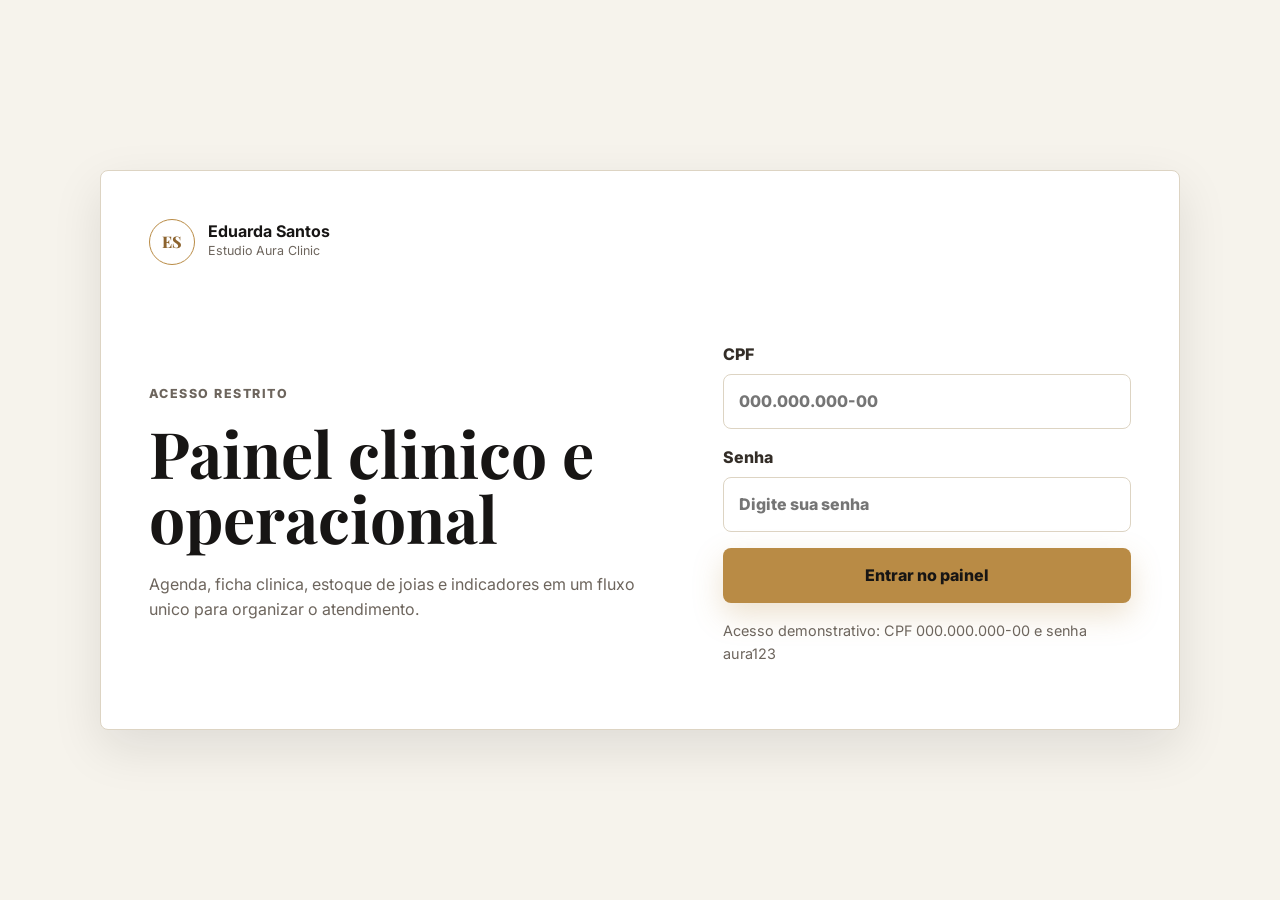
<file: admin.html>
<!DOCTYPE html>
<html lang="pt-BR">
  <head>
    <meta charset="UTF-8" />
    <meta name="viewport" content="width=device-width, initial-scale=1.0" />
    <meta
      name="description"
      content="Painel administrativo do Estudio Aura Clinic para agenda clinica, estoque de joias e acompanhamento de atendimentos."
    />
    <title>Painel Clinico | Estudio Aura Clinic</title>
    <link rel="preconnect" href="https://fonts.googleapis.com" />
    <link rel="preconnect" href="https://fonts.gstatic.com" crossorigin />
    <link
      href="https://fonts.googleapis.com/css2?family=Inter:wght@400;500;600;700;800&family=Playfair+Display:wght@700;800&display=swap"
      rel="stylesheet"
    />
    <link rel="stylesheet" href="styles.css" />
    <link rel="stylesheet" href="admin.css" />
  </head>
  <body class="admin-body">
    <main class="admin-shell">
      <section class="login-view" data-login-view>
        <div class="login-card">
          <a class="brand login-brand" href="index.html" aria-label="Voltar para o site">
            <span class="brand-mark">ES</span>
            <span>
              <strong>Eduarda Santos</strong>
              <small>Estudio Aura Clinic</small>
            </span>
          </a>

          <div class="login-copy">
            <p class="eyebrow">Acesso restrito</p>
            <h1>Painel clinico e operacional</h1>
            <p>
              Agenda, ficha clinica, estoque de joias e indicadores em um fluxo unico para organizar o atendimento.
            </p>
          </div>

          <form class="login-form" data-login-form>
            <label>
              CPF
              <input type="text" name="cpf" inputmode="numeric" autocomplete="username" placeholder="000.000.000-00" required />
            </label>
            <label>
              Senha
              <input type="password" name="password" autocomplete="current-password" placeholder="Digite sua senha" required />
            </label>
            <button class="btn btn-primary" type="submit">Entrar no painel</button>
            <p class="login-hint">Acesso demonstrativo: CPF 000.000.000-00 e senha aura123</p>
            <p class="form-message" data-login-message role="status"></p>
          </form>
        </div>
      </section>

      <section class="dashboard-view is-hidden" data-dashboard-view>
        <aside class="admin-sidebar">
          <a class="brand" href="index.html" aria-label="Voltar para o site">
            <span class="brand-mark">ES</span>
            <span>
              <strong>Aura Clinic</strong>
              <small>Painel interno</small>
            </span>
          </a>
          <nav class="admin-nav" aria-label="Navegacao do painel">
            <a href="#visao-geral">Visao geral</a>
            <a href="#agenda-clinica">Agenda clinica</a>
            <a href="#estoque">Estoque</a>
            <a href="#estrategia">Estrategia</a>
          </nav>
          <button class="btn btn-secondary" type="button" data-logout>Sair</button>
        </aside>

        <div class="admin-content">
          <header class="admin-topbar">
            <div>
              <p class="eyebrow">Gestao integrada</p>
              <h1>Agenda clinica com estoque conectado</h1>
            </div>
            <a class="btn btn-primary" href="https://wa.me/5577998632417" target="_blank" rel="noopener">WhatsApp</a>
          </header>

          <section class="metric-grid" id="visao-geral" data-metrics></section>

          <section class="panel-grid">
            <article class="admin-panel agenda-panel" id="agenda-clinica">
              <div class="panel-heading">
                <div>
                  <p class="eyebrow">Agenda clinica</p>
                  <h2>Novo atendimento</h2>
                </div>
                <span class="status-pill">Ficha + estoque</span>
              </div>

              <form class="appointment-form" data-appointment-form>
                <div class="form-grid">
                  <label>
                    Cliente
                    <input type="text" name="client" placeholder="Nome completo" required />
                  </label>
                  <label>
                    CPF do cliente
                    <input type="text" name="clientCpf" inputmode="numeric" placeholder="000.000.000-00" />
                  </label>
                  <label>
                    Data
                    <input type="date" name="date" required />
                  </label>
                  <label>
                    Hora
                    <input type="time" name="time" required />
                  </label>
                  <label>
                    Procedimento
                    <select name="procedure" required>
                      <option value="">Selecione</option>
                      <option>Perfuração de orelha</option>
                      <option>Perfuração nasal</option>
                      <option>Perfuração corporal</option>
                      <option>Troca de joia</option>
                      <option>Spa de joias</option>
                      <option>Retorno de cicatrização</option>
                    </select>
                  </label>
                  <label>
                    Regiao/anatomia
                    <input type="text" name="area" placeholder="Ex.: conch, nostril, umbigo" required />
                  </label>
                  <label>
                    Joia vinculada ao estoque
                    <select name="stockItem" data-stock-select required></select>
                  </label>
                  <label>
                    Quantidade
                    <input type="number" name="quantity" min="1" value="1" required />
                  </label>
                  <label>
                    Status
                    <select name="status" required>
                      <option>Agendado</option>
                      <option>Confirmado</option>
                      <option>Em acompanhamento</option>
                      <option>Concluido</option>
                    </select>
                  </label>
                  <label>
                    Retorno previsto
                    <input type="date" name="followUp" />
                  </label>
                </div>

                <fieldset class="clinical-box">
                  <legend>Quesitos clinicos</legend>
                  <div class="check-grid">
                    <label><input type="checkbox" name="consent" /> Termo de consentimento assinado</label>
                    <label><input type="checkbox" name="allergy" /> Relata alergia</label>
                    <label><input type="checkbox" name="medication" /> Usa medicamento continuo</label>
                    <label><input type="checkbox" name="diabetes" /> Diabetes ou alteracao glicemica</label>
                    <label><input type="checkbox" name="pregnancy" /> Gestante ou lactante</label>
                    <label><input type="checkbox" name="keloid" /> Historico de queloide</label>
                    <label><input type="checkbox" name="infection" /> Sinais de irritacao/infeccao local</label>
                    <label><input type="checkbox" name="aftercare" /> Orientacoes pos-procedimento entregues</label>
                  </div>
                  <label>
                    Observacoes clinicas
                    <textarea name="notes" rows="4" placeholder="Registre anatomia, restricoes, lote da joia, intercorrencias e combinados."></textarea>
                  </label>
                </fieldset>

                <div class="form-actions">
                  <button class="btn btn-primary" type="submit">Salvar atendimento</button>
                  <button class="btn btn-secondary" type="reset">Limpar</button>
                </div>
                <p class="form-message" data-appointment-message role="status"></p>
              </form>
            </article>

            <article class="admin-panel">
              <div class="panel-heading">
                <div>
                  <p class="eyebrow">Linha do tempo</p>
                  <h2>Proximos horarios</h2>
                </div>
              </div>
              <div class="appointment-list" data-appointment-list></div>
            </article>
          </section>

          <section class="panel-grid inventory-section" id="estoque">
            <article class="admin-panel">
              <div class="panel-heading">
                <div>
                  <p class="eyebrow">Estoque</p>
                  <h2>Entrada rapida</h2>
                </div>
              </div>
              <form class="stock-form" data-stock-form>
                <label>
                  Produto
                  <input type="text" name="name" placeholder="Ex.: Labret flat back" required />
                </label>
                <label>
                  Categoria
                  <select name="category" required>
                    <option>Titanio</option>
                    <option>Ouro</option>
                    <option>Zirconia</option>
                    <option>Basicas</option>
                    <option>Premium</option>
                    <option>Insumos</option>
                  </select>
                </label>
                <div class="form-grid compact">
                  <label>
                    Quantidade
                    <input type="number" name="quantity" min="0" value="1" required />
                  </label>
                  <label>
                    Minimo
                    <input type="number" name="minimum" min="0" value="2" required />
                  </label>
                  <label>
                    Custo
                    <input type="number" name="cost" min="0" step="0.01" value="0" />
                  </label>
                  <label>
                    Venda
                    <input type="number" name="price" min="0" step="0.01" value="0" />
                  </label>
                </div>
                <button class="btn btn-primary" type="submit">Adicionar ao estoque</button>
              </form>
            </article>

            <article class="admin-panel inventory-panel">
              <div class="panel-heading">
                <div>
                  <p class="eyebrow">Inventario</p>
                  <h2>Joias e insumos</h2>
                </div>
                <button class="btn btn-secondary" type="button" data-reset-demo>Restaurar demo</button>
              </div>
              <div class="inventory-table" data-inventory-table></div>
            </article>
          </section>

          <section class="admin-panel strategy-panel" id="estrategia">
            <div class="panel-heading">
              <div>
                <p class="eyebrow">Estrategia</p>
                <h2>Leitura operacional</h2>
              </div>
            </div>
            <div class="strategy-grid" data-strategy></div>
          </section>
        </div>
      </section>
    </main>

    <script src="admin.js"></script>
  </body>
</html>
</file>
<file: styles.css>
:root {
  --bg: #fbfaf7;
  --surface: #f1ede5;
  --surface-strong: #e8dfcf;
  --ink: #171514;
  --muted: #6d655d;
  --line: #ddd4c3;
  --gold: #b98b45;
  --gold-dark: #8c632e;
  --white: #ffffff;
  --shadow: 0 18px 50px rgba(23, 21, 20, 0.1);
  --radius: 8px;
}

* {
  box-sizing: border-box;
}

html {
  scroll-behavior: smooth;
}

body {
  margin: 0;
  background: var(--bg);
  color: var(--ink);
  font-family: "Inter", Arial, sans-serif;
  line-height: 1.6;
}

img {
  display: block;
  max-width: 100%;
}

a {
  color: inherit;
  text-decoration: none;
}

button,
input {
  font: inherit;
}

.skip-link {
  position: absolute;
  left: 1rem;
  top: -5rem;
  z-index: 20;
  background: var(--ink);
  color: var(--white);
  padding: 0.75rem 1rem;
  border-radius: var(--radius);
}

.skip-link:focus {
  top: 1rem;
}

.site-header {
  position: sticky;
  top: 0;
  z-index: 10;
  background: rgba(251, 250, 247, 0.88);
  border-bottom: 1px solid transparent;
  backdrop-filter: blur(16px);
  transition: border-color 180ms ease, box-shadow 180ms ease;
}

.site-header.is-scrolled {
  border-color: var(--line);
  box-shadow: 0 8px 30px rgba(23, 21, 20, 0.06);
}

.nav {
  width: min(1180px, calc(100% - 32px));
  min-height: 78px;
  margin: 0 auto;
  display: flex;
  align-items: center;
  justify-content: space-between;
  gap: 1.25rem;
}

.brand {
  display: inline-flex;
  align-items: center;
  gap: 0.8rem;
  min-width: max-content;
}

.brand-mark {
  width: 46px;
  height: 46px;
  display: grid;
  place-items: center;
  border: 1px solid var(--gold);
  border-radius: 50%;
  color: var(--gold-dark);
  font-family: "Playfair Display", serif;
  font-weight: 800;
}

.brand strong,
.brand small {
  display: block;
}

.brand strong {
  line-height: 1.1;
}

.brand small {
  color: var(--muted);
  font-size: 0.78rem;
}

.nav-links {
  display: flex;
  align-items: center;
  justify-content: flex-end;
  gap: 0.15rem;
  font-size: 0.92rem;
  font-weight: 700;
}

.nav-links a {
  border-radius: 999px;
  padding: 0.55rem 0.75rem;
  color: #35302b;
  transition: background 180ms ease, color 180ms ease;
}

.nav-links a:hover,
.nav-links a:focus-visible {
  background: var(--surface);
  color: var(--gold-dark);
}

.nav-toggle {
  display: none;
  width: 44px;
  height: 44px;
  border: 1px solid var(--line);
  background: var(--white);
  border-radius: var(--radius);
  padding: 0;
}

.nav-toggle span {
  display: block;
  width: 20px;
  height: 2px;
  margin: 5px auto;
  background: var(--ink);
}

.section-pad {
  width: min(1180px, calc(100% - 32px));
  margin: 0 auto;
  padding: 92px 0;
}

.hero {
  min-height: calc(100vh - 78px);
  display: grid;
  grid-template-columns: minmax(0, 1fr) minmax(320px, 0.88fr);
  align-items: center;
  gap: clamp(2rem, 5vw, 5rem);
}

.eyebrow {
  margin: 0 0 1rem;
  color: var(--gold-dark);
  font-size: 0.78rem;
  font-weight: 800;
  letter-spacing: 0.12em;
  text-transform: uppercase;
}

h1,
h2,
h3,
p {
  margin-top: 0;
}

h1,
h2 {
  font-family: "Playfair Display", Georgia, serif;
  line-height: 1.02;
  letter-spacing: 0;
}

h1 {
  max-width: 760px;
  margin-bottom: 1.35rem;
  font-size: clamp(3rem, 7vw, 6.4rem);
}

h2 {
  max-width: 840px;
  margin-bottom: 1rem;
  font-size: clamp(2rem, 4vw, 4rem);
}

h3 {
  margin-bottom: 0.55rem;
  font-size: 1.1rem;
  line-height: 1.25;
}

.hero-text,
.section-heading p,
.about-copy p,
.cta p,
.contact-card p {
  color: var(--muted);
  font-size: 1.05rem;
}

.hero-text {
  max-width: 640px;
  margin-bottom: 2rem;
}

.btn {
  min-height: 48px;
  display: inline-flex;
  align-items: center;
  justify-content: center;
  gap: 0.55rem;
  border: 1px solid transparent;
  border-radius: var(--radius);
  padding: 0.85rem 1.15rem;
  font-weight: 800;
  transition: transform 180ms ease, box-shadow 180ms ease, background 180ms ease;
}

.btn-icon {
  font-weight: 900;
}

.btn:hover,
.btn:focus-visible {
  transform: translateY(-2px);
}

.btn-primary {
  background: var(--gold);
  color: var(--ink);
  box-shadow: 0 12px 30px rgba(185, 139, 69, 0.25);
}

.btn-secondary {
  background: transparent;
  border-color: var(--ink);
}

.btn-dark {
  background: var(--ink);
  color: var(--white);
}

.btn-large {
  min-height: 56px;
  padding-inline: 1.4rem;
}

.hero-actions,
.cta-actions {
  display: flex;
  flex-wrap: wrap;
  gap: 0.85rem;
}

.hero-stats {
  display: grid;
  grid-template-columns: repeat(3, 1fr);
  gap: 0.8rem;
  margin-top: 2.3rem;
}

.hero-stats span {
  border-left: 2px solid var(--gold);
  padding-left: 0.8rem;
  color: var(--muted);
  font-size: 0.9rem;
}

.hero-stats strong {
  display: block;
  color: var(--ink);
}

.hero-visual {
  position: relative;
}

.hero-visual img {
  width: 100%;
  aspect-ratio: 4 / 5;
  object-fit: cover;
  border-radius: var(--radius);
  box-shadow: var(--shadow);
}

.hero-note {
  position: absolute;
  left: -1.5rem;
  bottom: 1.5rem;
  max-width: 260px;
  background: rgba(255, 255, 255, 0.92);
  border: 1px solid var(--line);
  border-radius: var(--radius);
  padding: 1rem;
  box-shadow: var(--shadow);
}

.hero-note strong,
.hero-note span {
  display: block;
}

.hero-note span {
  margin-top: 0.25rem;
  color: var(--muted);
  font-size: 0.9rem;
}

.section {
  scroll-margin-top: 88px;
}

.surface {
  width: 100%;
  max-width: none;
  background: var(--surface);
}

.surface > * {
  width: min(1180px, calc(100% - 32px));
  margin-left: auto;
  margin-right: auto;
}

.section-heading {
  margin-bottom: 2rem;
}

.section-heading p {
  max-width: 700px;
}

.about-grid,
.care-layout,
.contact-grid {
  display: grid;
  grid-template-columns: 0.85fr 1.15fr;
  gap: clamp(1.5rem, 4vw, 3.5rem);
  align-items: start;
}

.about-copy {
  max-width: 560px;
}

.feature-grid,
.card-grid {
  display: grid;
  gap: 1rem;
}

.feature-grid {
  grid-template-columns: repeat(2, minmax(0, 1fr));
}

.feature-card,
.service-card,
.portfolio-card,
.jewelry-card,
.contact-card {
  background: rgba(255, 255, 255, 0.72);
  border: 1px solid var(--line);
  border-radius: var(--radius);
  box-shadow: 0 10px 30px rgba(23, 21, 20, 0.04);
}

.feature-card,
.service-card,
.contact-card {
  padding: 1.25rem;
}

.feature-card p,
.service-card p,
.portfolio-card p,
.jewelry-card p {
  margin-bottom: 0;
  color: var(--muted);
}

.feature-icon,
.service-icon {
  width: 42px;
  height: 42px;
  display: grid;
  place-items: center;
  margin-bottom: 1rem;
  background: #fff8ea;
  border: 1px solid #e3c78e;
  border-radius: 50%;
  color: var(--gold-dark);
  font-weight: 900;
}

.service-grid {
  grid-template-columns: repeat(3, minmax(0, 1fr));
}

.filter-row {
  display: flex;
  flex-wrap: wrap;
  gap: 0.6rem;
  margin-bottom: 1.5rem;
}

.filter-btn {
  border: 1px solid var(--line);
  background: var(--white);
  color: var(--ink);
  border-radius: 999px;
  padding: 0.65rem 0.9rem;
  font-weight: 800;
  cursor: pointer;
}

.filter-btn.is-active {
  border-color: var(--gold);
  background: #fff6e2;
  color: var(--gold-dark);
}

.portfolio-grid,
.jewelry-grid {
  grid-template-columns: repeat(3, minmax(0, 1fr));
}

.portfolio-card,
.jewelry-card {
  overflow: hidden;
}

.placeholder-img {
  min-height: 220px;
  display: grid;
  place-items: center;
  background:
    radial-gradient(circle at 70% 25%, rgba(185, 139, 69, 0.2), transparent 28%),
    linear-gradient(135deg, #fffdf7, #ded4c5);
  border-bottom: 1px solid var(--line);
}

.placeholder-img span {
  width: 86px;
  height: 86px;
  display: grid;
  place-items: center;
  border: 1px solid var(--gold);
  border-radius: 50%;
  color: var(--gold-dark);
  font-family: "Playfair Display", serif;
  font-size: 2rem;
  font-weight: 800;
}

.card-body {
  padding: 1.2rem;
}

.card-meta {
  display: inline-flex;
  margin-bottom: 0.75rem;
  color: var(--gold-dark);
  font-size: 0.76rem;
  font-weight: 800;
  text-transform: uppercase;
}

.jewelry-price {
  display: block;
  margin: 0.9rem 0 1rem;
  font-weight: 900;
}

.care-layout {
  align-items: center;
}

.checklist {
  display: grid;
  gap: 0.75rem;
}

.check-item {
  display: grid;
  grid-template-columns: 32px 1fr;
  gap: 0.8rem;
  align-items: start;
  background: var(--white);
  border: 1px solid var(--line);
  border-radius: var(--radius);
  padding: 1rem;
}

.check-item span {
  width: 32px;
  height: 32px;
  display: grid;
  place-items: center;
  background: #fff6e2;
  border: 1px solid #e3c78e;
  border-radius: 50%;
  color: var(--gold-dark);
  font-weight: 900;
}

.check-item p {
  margin: 0;
  color: var(--muted);
}

.cta {
  display: flex;
  justify-content: space-between;
  align-items: center;
  gap: 2rem;
  background: var(--ink);
  color: var(--white);
  border-radius: var(--radius);
  padding: clamp(2rem, 5vw, 4rem);
  margin-top: 36px;
  margin-bottom: 36px;
}

.cta .eyebrow {
  color: #e0bd78;
}

.cta h2 {
  font-size: clamp(2rem, 4vw, 3.6rem);
}

.cta p {
  color: #d7d0c7;
}

.contact-section {
  padding-top: 70px;
}

.contact-grid {
  grid-template-columns: 1fr 0.65fr;
}

.contact-card dl {
  display: grid;
  gap: 1rem;
  margin: 1.5rem 0 0;
}

.contact-card dt {
  color: var(--muted);
  font-size: 0.82rem;
  font-weight: 800;
  text-transform: uppercase;
}

.contact-card dd {
  margin: 0.2rem 0 0;
  font-weight: 800;
}

.social-panel {
  display: grid;
  gap: 0.85rem;
}

.social-panel a {
  min-height: 76px;
  display: flex;
  align-items: center;
  gap: 1rem;
  background: var(--white);
  border: 1px solid var(--line);
  border-radius: var(--radius);
  padding: 1rem;
  font-weight: 900;
  transition: transform 180ms ease, border-color 180ms ease;
}

.social-panel a:hover,
.social-panel a:focus-visible {
  transform: translateY(-2px);
  border-color: var(--gold);
}

.social-icon {
  width: 42px;
  height: 42px;
  display: grid;
  place-items: center;
  background: var(--ink);
  color: var(--white);
  border-radius: 50%;
}

.social-icon svg {
  width: 22px;
  height: 22px;
  fill: none;
  stroke: currentColor;
  stroke-linecap: round;
  stroke-linejoin: round;
  stroke-width: 1.8;
}

.footer {
  display: flex;
  flex-wrap: wrap;
  justify-content: space-between;
  gap: 1rem;
  border-top: 1px solid var(--line);
  padding: 1.5rem max(16px, calc((100vw - 1180px) / 2));
  color: var(--muted);
  font-size: 0.9rem;
}

.footer p {
  margin: 0;
}

.floating-whatsapp {
  position: fixed;
  right: 1rem;
  bottom: 1rem;
  z-index: 9;
  width: 56px;
  height: 56px;
  display: grid;
  place-items: center;
  background: #1f8f56;
  color: var(--white);
  border-radius: 50%;
  box-shadow: 0 12px 26px rgba(31, 143, 86, 0.28);
  font-weight: 900;
}

.reveal {
  opacity: 0;
  transform: translateY(22px);
  transition: opacity 600ms ease, transform 600ms ease;
}

.reveal.is-visible {
  opacity: 1;
  transform: translateY(0);
}

@media (max-width: 980px) {
  .nav-toggle {
    display: block;
  }

  .nav-links {
    position: absolute;
    left: 16px;
    right: 16px;
    top: 78px;
    display: none;
    flex-direction: column;
    align-items: stretch;
    background: var(--white);
    border: 1px solid var(--line);
    border-radius: var(--radius);
    padding: 0.5rem;
    box-shadow: var(--shadow);
  }

  .nav-links.is-open {
    display: flex;
  }

  .nav-links a {
    border-radius: var(--radius);
    padding: 0.85rem 1rem;
  }

  .hero,
  .about-grid,
  .care-layout,
  .contact-grid {
    grid-template-columns: 1fr;
  }

  .hero {
    padding-top: 54px;
  }

  .hero-visual img {
    aspect-ratio: 16 / 11;
  }

  .hero-note {
    left: 1rem;
    right: 1rem;
    max-width: none;
  }

  .service-grid,
  .portfolio-grid,
  .jewelry-grid {
    grid-template-columns: repeat(2, minmax(0, 1fr));
  }

  .cta {
    align-items: flex-start;
    flex-direction: column;
  }
}

@media (max-width: 680px) {
  .section-pad {
    width: min(100% - 24px, 1180px);
    padding: 70px 0;
  }

  .nav {
    width: min(100% - 24px, 1180px);
  }

  h1 {
    font-size: 3rem;
  }

  .hero-actions,
  .cta-actions,
  .btn {
    width: 100%;
  }

  .hero-stats,
  .feature-grid,
  .service-grid,
  .portfolio-grid,
  .jewelry-grid {
    grid-template-columns: 1fr;
  }

  .placeholder-img {
    min-height: 190px;
  }

  .footer {
    padding-inline: 12px;
  }
}

@media (prefers-reduced-motion: reduce) {
  *,
  *::before,
  *::after {
    scroll-behavior: auto !important;
    transition-duration: 0.01ms !important;
    animation-duration: 0.01ms !important;
  }
}
</file>
<file: admin.css>
.admin-body {
  min-height: 100vh;
  background: #f6f3ec;
}

.admin-shell {
  min-height: 100vh;
}

.is-hidden {
  display: none !important;
}

.login-view {
  min-height: 100vh;
  display: grid;
  place-items: center;
  padding: 24px;
}

.login-card {
  width: min(1080px, 100%);
  display: grid;
  grid-template-columns: 1fr 0.82fr;
  gap: clamp(2rem, 6vw, 5rem);
  align-items: center;
  background: var(--white);
  border: 1px solid var(--line);
  border-radius: var(--radius);
  padding: clamp(1.25rem, 4vw, 3rem);
  box-shadow: var(--shadow);
}

.login-brand {
  grid-column: 1 / -1;
}

.login-copy h1,
.admin-topbar h1 {
  font-size: clamp(2.4rem, 5vw, 4.8rem);
}

.login-copy p {
  max-width: 560px;
  color: var(--muted);
}

.login-form,
.appointment-form,
.stock-form {
  display: grid;
  gap: 1rem;
}

label {
  display: grid;
  gap: 0.42rem;
  color: #332d27;
  font-weight: 800;
}

input,
select,
textarea {
  width: 100%;
  border: 1px solid var(--line);
  border-radius: var(--radius);
  background: var(--white);
  color: var(--ink);
  padding: 0.85rem 0.95rem;
  font: inherit;
}

textarea {
  resize: vertical;
}

input:focus,
select:focus,
textarea:focus {
  border-color: var(--gold);
  outline: 3px solid rgba(185, 139, 69, 0.18);
}

.login-hint,
.form-message {
  margin: 0;
  color: var(--muted);
  font-size: 0.9rem;
}

.form-message.is-error {
  color: #9d2e24;
}

.form-message.is-success {
  color: #256d3a;
}

.dashboard-view {
  display: grid;
  grid-template-columns: 280px minmax(0, 1fr);
  min-height: 100vh;
}

.admin-sidebar {
  position: sticky;
  top: 0;
  height: 100vh;
  display: flex;
  flex-direction: column;
  gap: 1.5rem;
  border-right: 1px solid var(--line);
  background: rgba(255, 255, 255, 0.78);
  padding: 1.25rem;
}

.admin-nav {
  display: grid;
  gap: 0.35rem;
}

.admin-nav a {
  border-radius: var(--radius);
  padding: 0.85rem 1rem;
  color: var(--muted);
  font-weight: 800;
}

.admin-nav a:hover,
.admin-nav a:focus-visible {
  background: #fff6e2;
  color: var(--gold-dark);
}

.admin-sidebar .btn {
  margin-top: auto;
}

.admin-content {
  width: min(1280px, 100%);
  padding: clamp(1rem, 3vw, 2rem);
}

.admin-topbar {
  display: flex;
  justify-content: space-between;
  gap: 1rem;
  align-items: start;
  margin-bottom: 1.25rem;
}

.metric-grid,
.panel-grid,
.strategy-grid {
  display: grid;
  gap: 1rem;
}

.metric-grid {
  grid-template-columns: repeat(4, minmax(0, 1fr));
  margin-bottom: 1rem;
}

.metric-card,
.admin-panel {
  background: rgba(255, 255, 255, 0.84);
  border: 1px solid var(--line);
  border-radius: var(--radius);
  box-shadow: 0 10px 30px rgba(23, 21, 20, 0.04);
}

.metric-card {
  padding: 1rem;
}

.metric-card span {
  color: var(--muted);
  font-size: 0.82rem;
  font-weight: 800;
  text-transform: uppercase;
}

.metric-card strong {
  display: block;
  margin-top: 0.3rem;
  font-size: 2rem;
}

.panel-grid {
  grid-template-columns: minmax(0, 1.2fr) minmax(320px, 0.8fr);
  margin-bottom: 1rem;
}

.admin-panel {
  padding: clamp(1rem, 2vw, 1.35rem);
}

.panel-heading {
  display: flex;
  justify-content: space-between;
  gap: 1rem;
  align-items: start;
  margin-bottom: 1rem;
}

.panel-heading h2 {
  font-family: "Inter", Arial, sans-serif;
  font-size: 1.35rem;
  line-height: 1.2;
  margin: 0;
}

.status-pill,
.risk-pill {
  display: inline-flex;
  align-items: center;
  min-height: 32px;
  border-radius: 999px;
  padding: 0.35rem 0.7rem;
  background: #fff6e2;
  color: var(--gold-dark);
  font-size: 0.78rem;
  font-weight: 900;
}

.risk-pill {
  background: #f8e1dc;
  color: #9d2e24;
}

.form-grid {
  display: grid;
  grid-template-columns: repeat(2, minmax(0, 1fr));
  gap: 1rem;
}

.form-grid.compact {
  grid-template-columns: repeat(4, minmax(0, 1fr));
}

.clinical-box {
  border: 1px solid var(--line);
  border-radius: var(--radius);
  padding: 1rem;
}

.clinical-box legend {
  padding: 0 0.4rem;
  color: var(--gold-dark);
  font-weight: 900;
}

.check-grid {
  display: grid;
  grid-template-columns: repeat(2, minmax(0, 1fr));
  gap: 0.8rem;
  margin-bottom: 1rem;
}

.check-grid label {
  display: flex;
  align-items: center;
  gap: 0.55rem;
  color: var(--muted);
  font-weight: 700;
}

.check-grid input {
  width: 18px;
  height: 18px;
}

.form-actions {
  display: flex;
  flex-wrap: wrap;
  gap: 0.75rem;
}

.appointment-list {
  display: grid;
  gap: 0.75rem;
  max-height: 690px;
  overflow: auto;
  padding-right: 0.3rem;
}

.appointment-card {
  border: 1px solid var(--line);
  border-radius: var(--radius);
  background: #fffdf8;
  padding: 1rem;
}

.appointment-card header {
  display: flex;
  justify-content: space-between;
  gap: 0.8rem;
  margin-bottom: 0.6rem;
}

.appointment-card h3 {
  margin: 0;
}

.appointment-card p {
  margin: 0.25rem 0;
  color: var(--muted);
  font-size: 0.92rem;
}

.appointment-actions {
  display: flex;
  flex-wrap: wrap;
  gap: 0.5rem;
  margin-top: 0.8rem;
}

.mini-btn {
  border: 1px solid var(--line);
  border-radius: var(--radius);
  background: var(--white);
  cursor: pointer;
  padding: 0.5rem 0.65rem;
  font-weight: 800;
}

.mini-btn.danger {
  border-color: #e7b8af;
  color: #9d2e24;
}

.inventory-section {
  grid-template-columns: minmax(280px, 0.55fr) minmax(0, 1.45fr);
}

.inventory-table {
  display: grid;
  gap: 0.6rem;
}

.inventory-row {
  display: grid;
  grid-template-columns: minmax(180px, 1fr) 110px 90px 90px 120px;
  gap: 0.75rem;
  align-items: center;
  border: 1px solid var(--line);
  border-radius: var(--radius);
  background: #fffdf8;
  padding: 0.85rem;
}

.inventory-row strong,
.inventory-row span {
  min-width: 0;
}

.low-stock {
  border-color: #e7b8af;
  background: #fff7f4;
}

.stock-controls {
  display: flex;
  gap: 0.4rem;
}

.strategy-grid {
  grid-template-columns: repeat(3, minmax(0, 1fr));
}

.strategy-card {
  border: 1px solid var(--line);
  border-radius: var(--radius);
  background: #fffdf8;
  padding: 1rem;
}

.strategy-card h3 {
  margin-bottom: 0.35rem;
}

.strategy-card p {
  margin: 0;
  color: var(--muted);
}

@media (max-width: 1120px) {
  .dashboard-view,
  .panel-grid,
  .inventory-section {
    grid-template-columns: 1fr;
  }

  .admin-sidebar {
    position: static;
    height: auto;
  }

  .admin-sidebar .btn {
    margin-top: 0;
  }

  .metric-grid,
  .strategy-grid {
    grid-template-columns: repeat(2, minmax(0, 1fr));
  }
}

@media (max-width: 760px) {
  .login-card,
  .form-grid,
  .form-grid.compact,
  .check-grid,
  .metric-grid,
  .strategy-grid {
    grid-template-columns: 1fr;
  }

  .admin-topbar {
    flex-direction: column;
  }

  .inventory-row {
    grid-template-columns: 1fr;
  }
}
</file>
